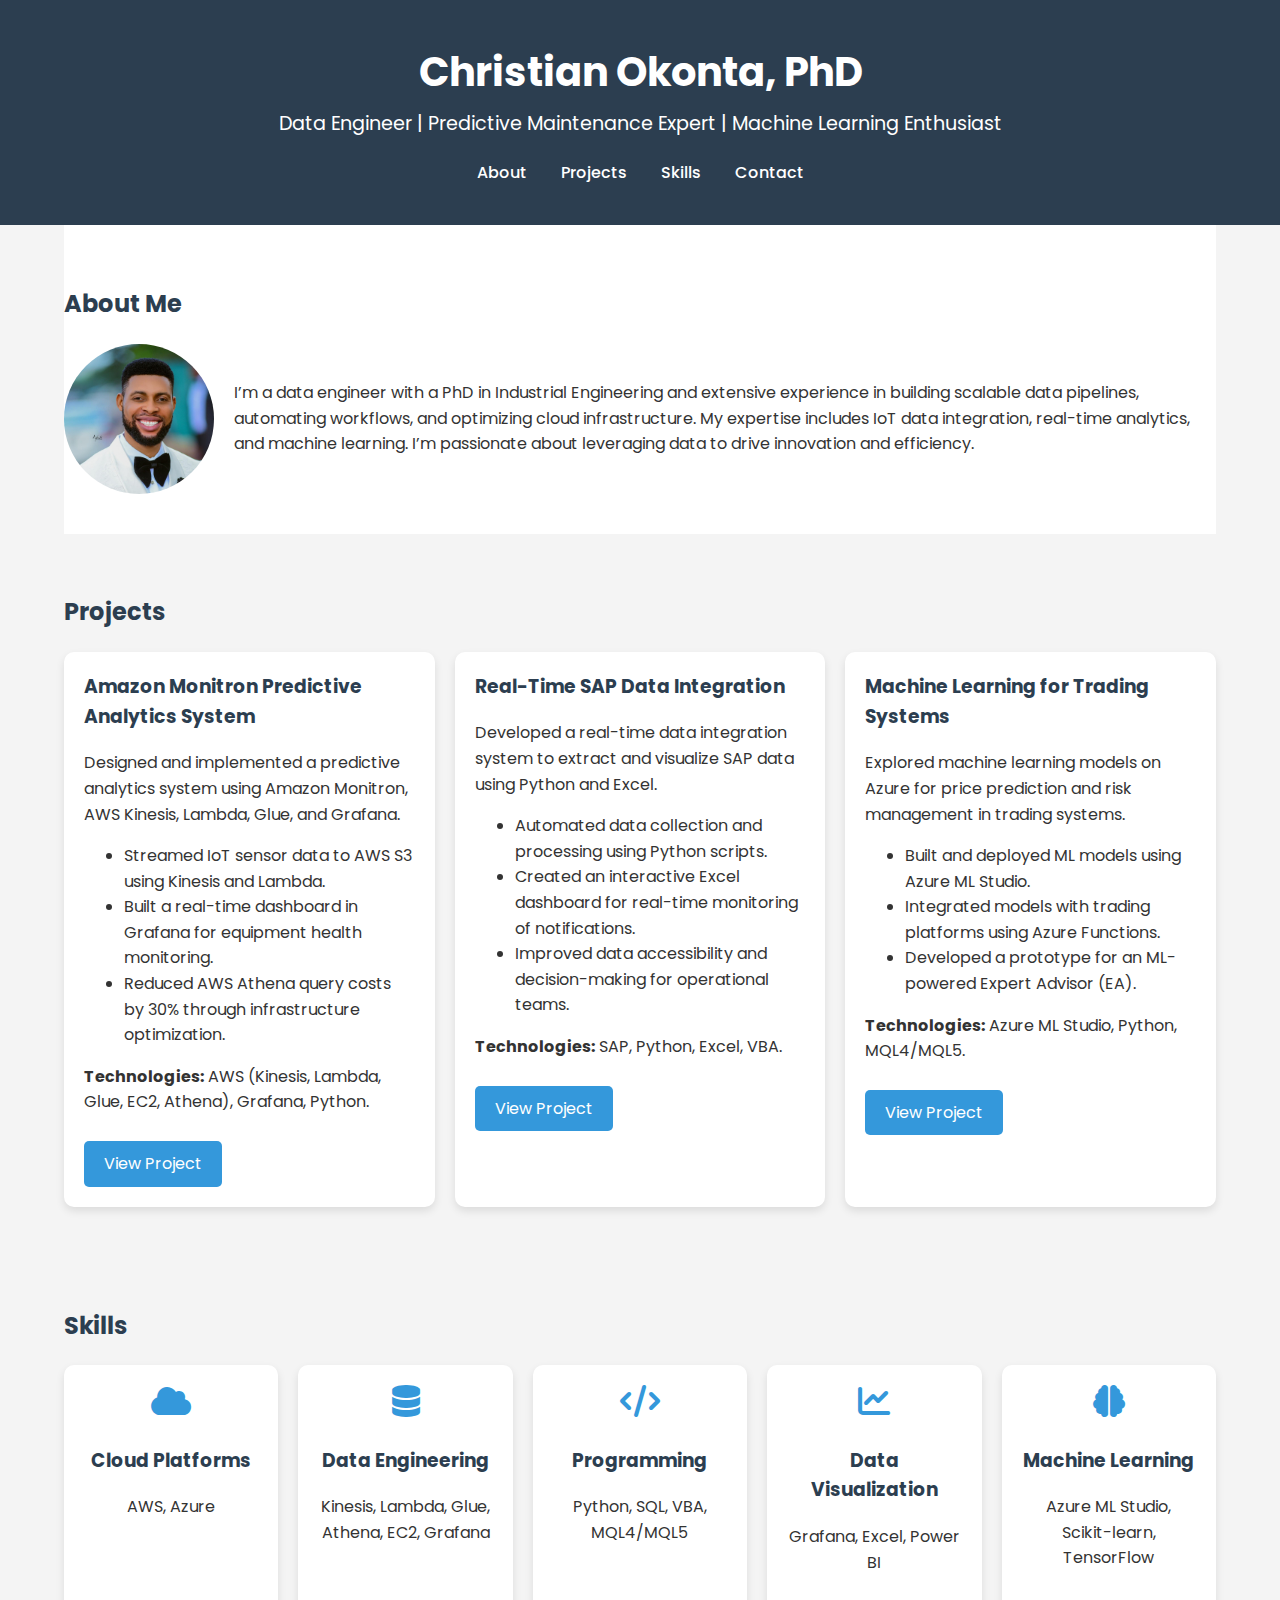
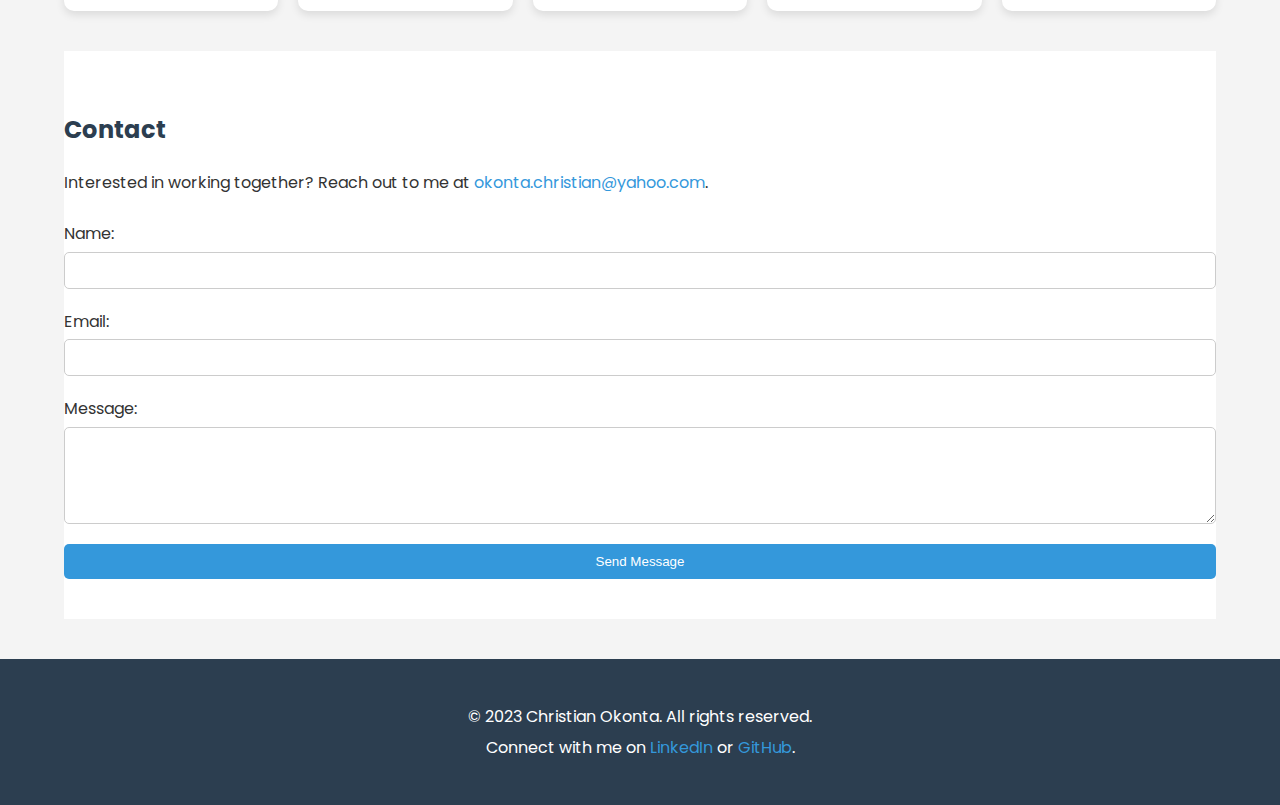
<file: index.html>
<!DOCTYPE html>
<html lang="en">
<head>
  <meta charset="UTF-8">
  <meta name="viewport" content="width=device-width, initial-scale=1.0">
  <title>Christian Okonta - Data Engineer & Data Scientist Portfolio</title>
  <link rel="stylesheet" href="style.css">
  <link href="https://fonts.googleapis.com/css2?family=Poppins:wght@400;500;700&display=swap" rel="stylesheet">
  <link rel="stylesheet" href="https://cdnjs.cloudflare.com/ajax/libs/font-awesome/6.0.0/css/all.min.css">
    <link rel="icon" href="https://raw.githubusercontent.com/chrisdgenius/data-engineering-portfolio/main/assets/profile.jpg" type="image/png">

</head>
<body>
  <header>
    <div class="container">
      <h1>Christian Okonta, PhD</h1>
      <p>Data Engineer | Predictive Maintenance Expert | Machine Learning Enthusiast</p>
      <nav>
        <ul>
          <li><a href="#about">About</a></li>
          <li><a href="#projects">Projects</a></li>
          <li><a href="#skills">Skills</a></li>
          <li><a href="#contact">Contact</a></li>
        </ul>
      </nav>
    </div>
  </header>

  <section id="about" class="container">
    <h2>About Me</h2>
    <div class="about-content">
      <img src="assets/profile.jpg" alt="Christian Okonta" class="profile-img">
      <p>
        I’m a data engineer with a PhD in Industrial Engineering and extensive experience in building scalable data pipelines, automating workflows, and optimizing cloud infrastructure. My expertise includes IoT data integration, real-time analytics, and machine learning. I’m passionate about leveraging data to drive innovation and efficiency.
      </p>
    </div>
  </section>

  <section id="projects" class="container">
    <h2>Projects</h2>
    <div class="project-grid">
      <div class="project-card">
        <h3>Amazon Monitron Predictive Analytics System</h3>
        <p>
          Designed and implemented a predictive analytics system using Amazon Monitron, AWS Kinesis, Lambda, Glue, and Grafana.
        </p>
        <ul>
          <li>Streamed IoT sensor data to AWS S3 using Kinesis and Lambda.</li>
          <li>Built a real-time dashboard in Grafana for equipment health monitoring.</li>
          <li>Reduced AWS Athena query costs by 30% through infrastructure optimization.</li>
        </ul>
        <p><strong>Technologies:</strong> AWS (Kinesis, Lambda, Glue, EC2, Athena), Grafana, Python.</p>
        <a href="https://medium.com/@okonta.christian/a-multi-hat-journey-to-condition-monitoring-and-predictive-maintenance-with-amazon-monitron-1167607bea3c" class="btn">View Project</a>
      </div>

      <div class="project-card">
        <h3>Real-Time SAP Data Integration</h3>
        <p>
          Developed a real-time data integration system to extract and visualize SAP data using Python and Excel.
        </p>
        <ul>
          <li>Automated data collection and processing using Python scripts.</li>
          <li>Created an interactive Excel dashboard for real-time monitoring of notifications.</li>
          <li>Improved data accessibility and decision-making for operational teams.</li>
        </ul>
        <p><strong>Technologies:</strong> SAP, Python, Excel, VBA.</p>
        <a href="projects/sap-notifications.md" class="btn">View Project</a>
      </div>

      <div class="project-card">
        <h3>Machine Learning for Trading Systems</h3>
        <p>
          Explored machine learning models on Azure for price prediction and risk management in trading systems.
        </p>
        <ul>
          <li>Built and deployed ML models using Azure ML Studio.</li>
          <li>Integrated models with trading platforms using Azure Functions.</li>
          <li>Developed a prototype for an ML-powered Expert Advisor (EA).</li>
        </ul>
        <p><strong>Technologies:</strong> Azure ML Studio, Python, MQL4/MQL5.</p>
        <a href="projects/ml-trading.md" class="btn">View Project</a>
      </div>

      
    </div>
  </section>

  <section id="skills" class="container">
    <h2>Skills</h2>
    <div class="skills-grid">
      <div class="skill-card">
        <i class="fas fa-cloud"></i>
        <h3>Cloud Platforms</h3>
        <p>AWS, Azure</p>
      </div>
      <div class="skill-card">
        <i class="fas fa-database"></i>
        <h3>Data Engineering</h3>
        <p>Kinesis, Lambda, Glue, Athena, EC2, Grafana</p>
      </div>
      <div class="skill-card">
        <i class="fas fa-code"></i>
        <h3>Programming</h3>
        <p>Python, SQL, VBA, MQL4/MQL5</p>
      </div>
      <div class="skill-card">
        <i class="fas fa-chart-line"></i>
        <h3>Data Visualization</h3>
        <p>Grafana, Excel, Power BI</p>
      </div>
      <div class="skill-card">
        <i class="fas fa-brain"></i>
        <h3>Machine Learning</h3>
        <p>Azure ML Studio, Scikit-learn, TensorFlow</p>
      </div>
    </div>
  </section>

  

<section id="contact" class="container">
  <h2>Contact</h2>
  <p>Interested in working together? Reach out to me at <a href="mailto:okonta.christian@yahoo.com">okonta.christian@yahoo.com</a>.</p>
  <form action="https://formspree.io/f/xanqjlea" method="POST">
    <label for="name">Name:</label>
    <input type="text" id="name" name="name" required>
    <label for="email">Email:</label>
    <input type="email" id="email" name="email" required>
    <label for="message">Message:</label>
    <textarea id="message" name="message" rows="5" required></textarea>
    <button type="submit" class="btn">Send Message</button>
  </form>
</section>
  

  <footer>
    <div class="container">
      <p>&copy; 2023 Christian Okonta. All rights reserved.</p>
      <p>Connect with me on <a href="https://www.linkedin.com/in/christian-okonta-ph-d-b7664b106">LinkedIn</a> or <a href="https://github.com/chrisdgenius">GitHub</a>.</p>
    </div>
  </footer>

  <script src="script.js"></script>
</body>
</html>
</file>
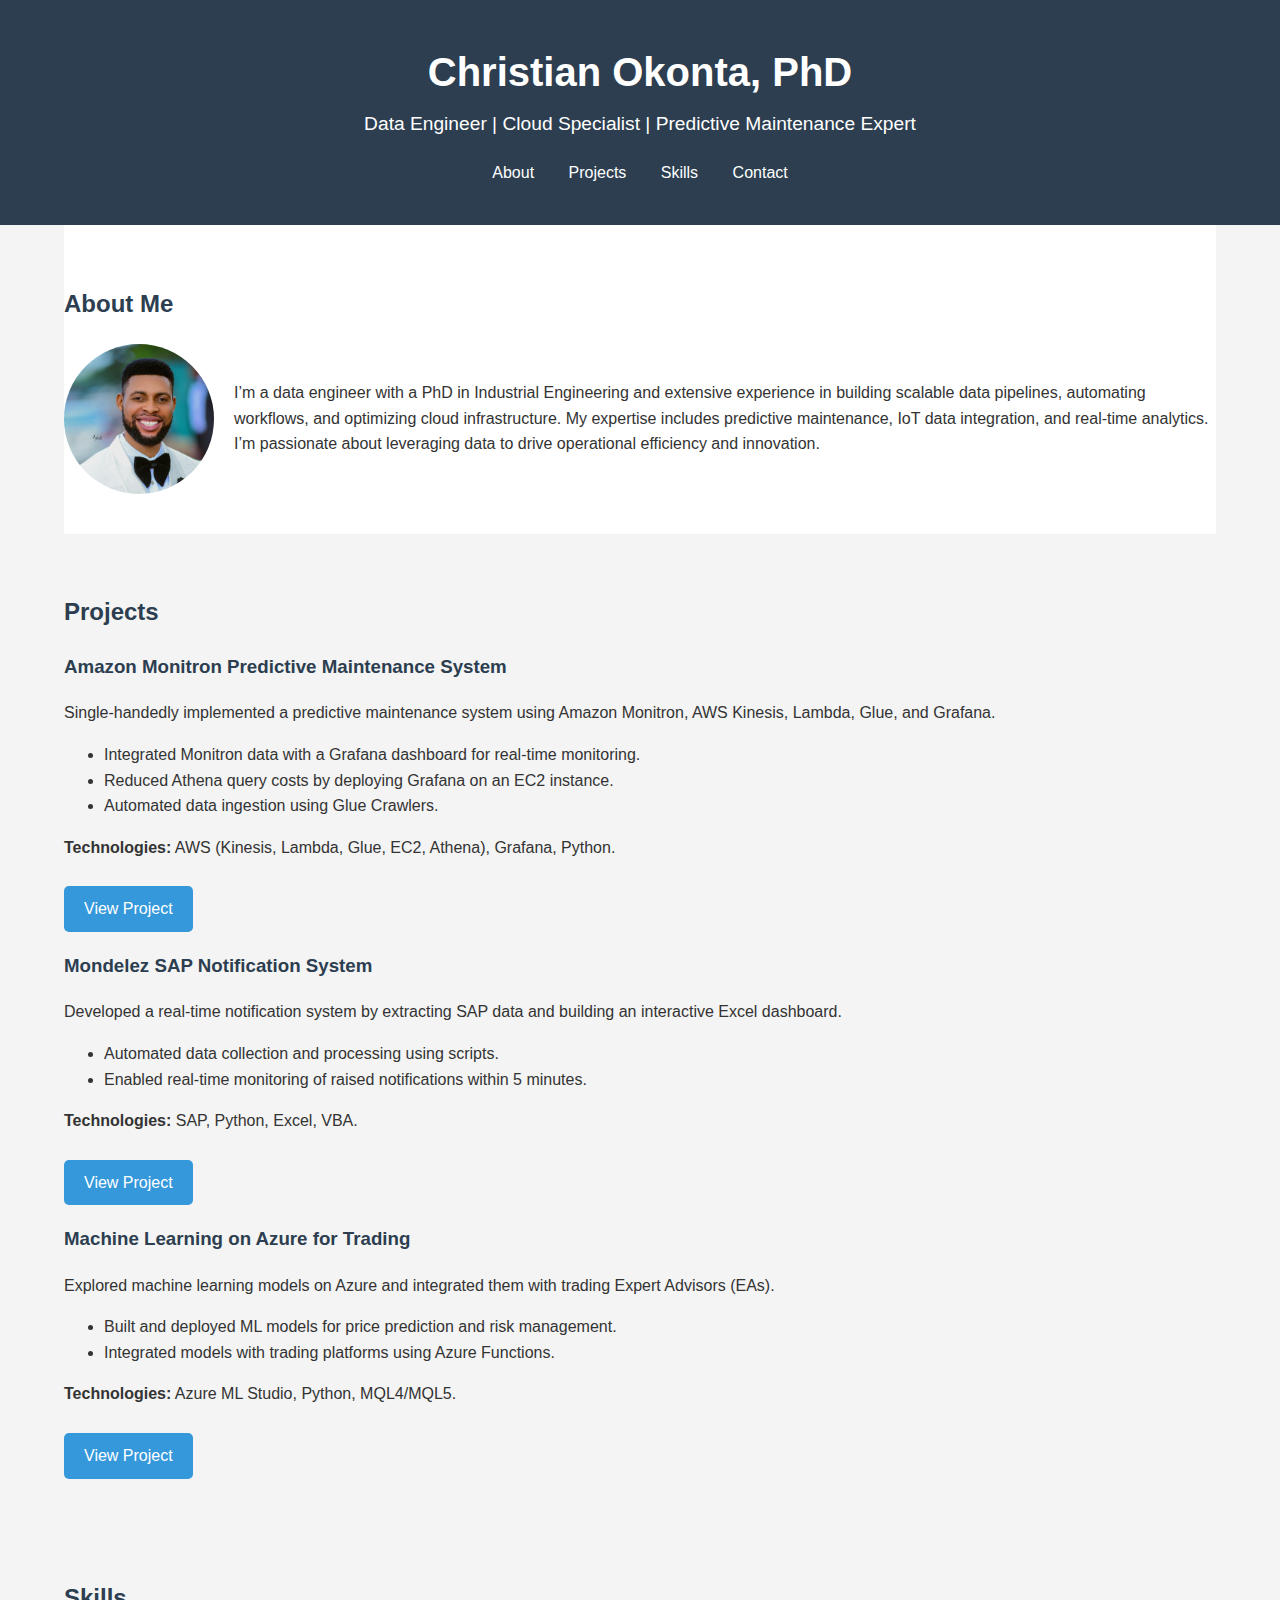
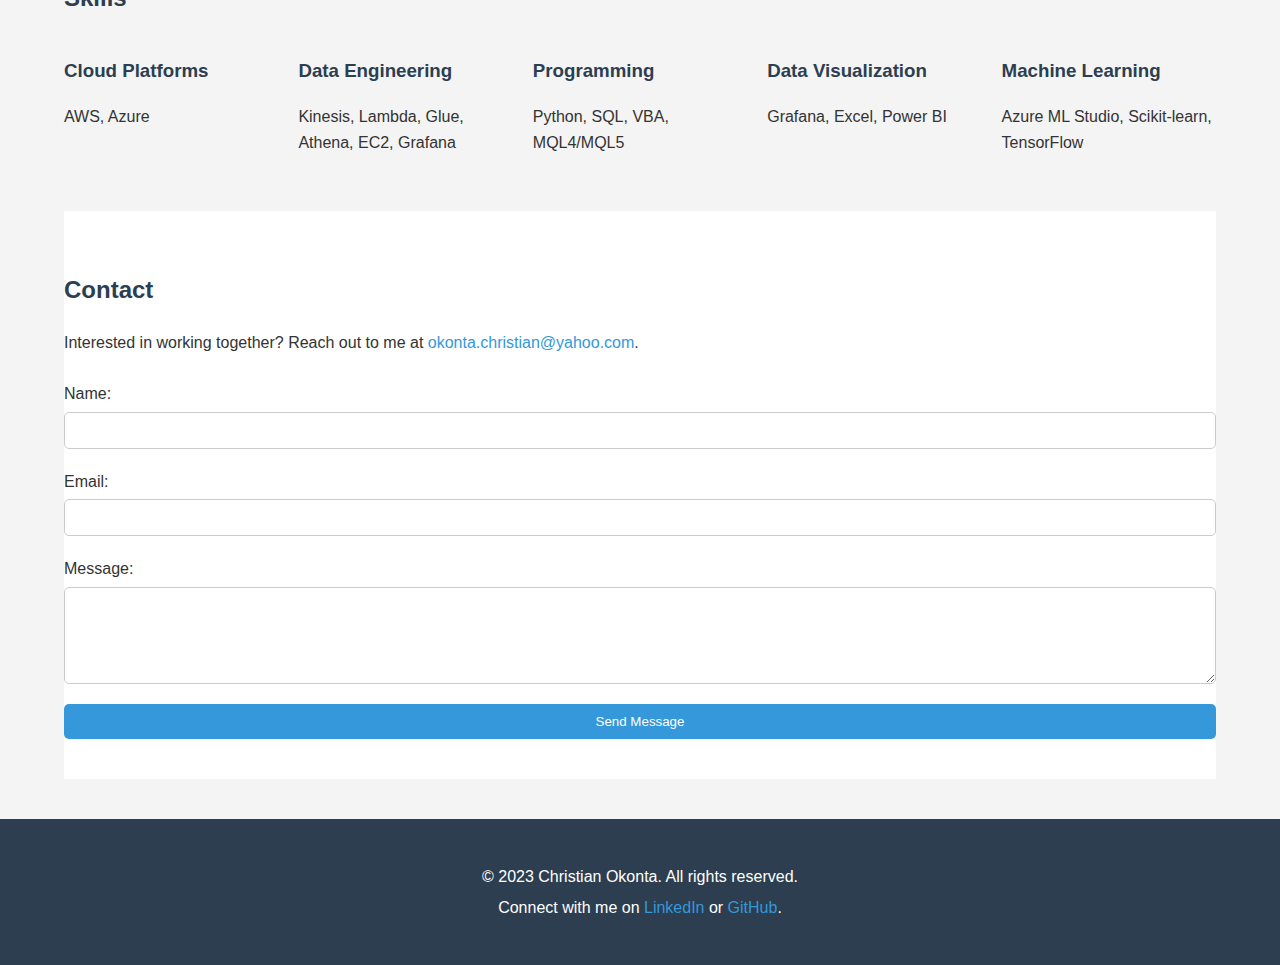
<file: oldindex.html>
<!DOCTYPE html>
<html lang="en">
<head>
  <meta charset="UTF-8">
  <meta name="viewport" content="width=device-width, initial-scale=1.0">
  <title>Christian Okonta - Data Engineer Portfolio</title>
  <link rel="stylesheet" href="style.css">
  <link href="https://fonts.googleapis.com/css2?family=Roboto:wght@400;500;700&display=swap" rel="stylesheet">
</head>
<body>
  <header>
    <div class="container">
      <h1>Christian Okonta, PhD</h1>
      <p>Data Engineer | Cloud Specialist | Predictive Maintenance Expert</p>
      <nav>
        <ul>
          <li><a href="#about">About</a></li>
          <li><a href="#projects">Projects</a></li>
          <li><a href="#skills">Skills</a></li>
          <li><a href="#contact">Contact</a></li>
        </ul>
      </nav>
    </div>
  </header>

  <section id="about" class="container">
    <h2>About Me</h2>
    <div class="about-content">
      <img src="assets/profile.jpg" alt="Christian Okonta" class="profile-img">
      <p>
        I’m a data engineer with a PhD in Industrial Engineering and extensive experience in building scalable data pipelines, automating workflows, and optimizing cloud infrastructure. My expertise includes predictive maintenance, IoT data integration, and real-time analytics. I’m passionate about leveraging data to drive operational efficiency and innovation.
      </p>
    </div>
  </section>

  <section id="projects" class="container">
    <h2>Projects</h2>
    <div class="project">
      <h3>Amazon Monitron Predictive Maintenance System</h3>
      <p>
        Single-handedly implemented a predictive maintenance system using Amazon Monitron, AWS Kinesis, Lambda, Glue, and Grafana.
      </p>
      <ul>
        <li>Integrated Monitron data with a Grafana dashboard for real-time monitoring.</li>
        <li>Reduced Athena query costs by deploying Grafana on an EC2 instance.</li>
        <li>Automated data ingestion using Glue Crawlers.</li>
      </ul>
      <p><strong>Technologies:</strong> AWS (Kinesis, Lambda, Glue, EC2, Athena), Grafana, Python.</p>
      <a href="https://medium.com/@okonta.christian/a-multi-hat-journey-to-condition-monitoring-and-predictive-maintenance-with-amazon-monitron-1167607bea3c" class="btn">View Project</a>
    </div>

    <div class="project">
      <h3>Mondelez SAP Notification System</h3>
      <p>
        Developed a real-time notification system by extracting SAP data and building an interactive Excel dashboard.
      </p>
      <ul>
        <li>Automated data collection and processing using scripts.</li>
        <li>Enabled real-time monitoring of raised notifications within 5 minutes.</li>
      </ul>
      <p><strong>Technologies:</strong> SAP, Python, Excel, VBA.</p>
      <a href="projects/sap-notifications.md" class="btn">View Project</a>
    </div>

    <div class="project">
      <h3>Machine Learning on Azure for Trading</h3>
      <p>
        Explored machine learning models on Azure and integrated them with trading Expert Advisors (EAs).
      </p>
      <ul>
        <li>Built and deployed ML models for price prediction and risk management.</li>
        <li>Integrated models with trading platforms using Azure Functions.</li>
      </ul>
      <p><strong>Technologies:</strong> Azure ML Studio, Python, MQL4/MQL5.</p>
      <a href="projects/ml-trading.md" class="btn">View Project</a>
    </div>
  </section>

  <section id="skills" class="container">
    <h2>Skills</h2>
    <div class="skills-grid">
      <div class="skill">
        <h3>Cloud Platforms</h3>
        <p>AWS, Azure</p>
      </div>
      <div class="skill">
        <h3>Data Engineering</h3>
        <p>Kinesis, Lambda, Glue, Athena, EC2, Grafana</p>
      </div>
      <div class="skill">
        <h3>Programming</h3>
        <p>Python, SQL, VBA, MQL4/MQL5</p>
      </div>
      <div class="skill">
        <h3>Data Visualization</h3>
        <p>Grafana, Excel, Power BI</p>
      </div>
      <div class="skill">
        <h3>Machine Learning</h3>
        <p>Azure ML Studio, Scikit-learn, TensorFlow</p>
      </div>
    </div>
  </section>

  <section id="contact" class="container">
    <h2>Contact</h2>
    <p>Interested in working together? Reach out to me at <a href="mailto:okonta.christian@yahoo.com">okonta.christian@yahoo.com</a>.</p>
    <form action="#" method="post">
      <label for="name">Name:</label>
      <input type="text" id="name" name="name" required>
      <label for="email">Email:</label>
      <input type="email" id="email" name="email" required>
      <label for="message">Message:</label>
      <textarea id="message" name="message" rows="5" required></textarea>
      <button type="submit" class="btn">Send Message</button>
    </form>
  </section>

  <footer>
    <div class="container">
      <p>&copy; 2023 Christian Okonta. All rights reserved.</p>
      <p>Connect with me on <a href="https://www.linkedin.com/in/christian-okonta-ph-d-b7664b106">LinkedIn</a> or <a href="https://github.com/chrisdgenius">GitHub</a>.</p>
    </div>
  </footer>
</body>
</html>
</file>
<file: style.css>
/* General Styles */
body {
  font-family: 'Poppins', sans-serif;
  line-height: 1.6;
  margin: 0;
  padding: 0;
  color: #333;
  background-color: #f4f4f4;
}

.container {
  width: 90%;
  max-width: 1200px;
  margin: 0 auto;
  padding: 20px;
}

h2, h3 {
  color: #2c3e50;
}

a {
  color: #3498db;
  text-decoration: none;
}

a:hover {
  text-decoration: underline;
}

/* Header */
header {
  background: #2c3e50;
  color: #fff;
  padding: 20px 0;
  text-align: center;
}

header h1 {
  margin: 0;
  font-size: 2.5rem;
}

header p {
  margin: 5px 0 0;
  font-size: 1.2rem;
}

header nav ul {
  list-style: none;
  padding: 0;
  margin: 20px 0 0;
}

header nav ul li {
  display: inline;
  margin: 0 15px;
}

header nav ul li a {
  color: #fff;
  font-weight: 500;
}

/* About Section */
#about {
  background: #fff;
  padding: 40px 0;
}

.about-content {
  display: flex;
  align-items: center;
}

.profile-img {
  border-radius: 50%;
  width: 150px;
  height: 150px;
  margin-right: 20px;
}

/* Projects Section */
#projects {
  padding: 40px 0;
}

.project-grid {
  display: grid;
  grid-template-columns: repeat(auto-fit, minmax(300px, 1fr));
  gap: 20px;
}

.project-card {
  background: #fff;
  padding: 20px;
  border-radius: 10px;
  box-shadow: 0 4px 8px rgba(0, 0, 0, 0.1);
  transition: transform 0.3s ease;
}

.project-card:hover {
  transform: translateY(-10px);
}

.project-card h3 {
  margin-top: 0;
}

.btn {
  display: inline-block;
  background: #3498db;
  color: #fff;
  padding: 10px 20px;
  border-radius: 5px;
  margin-top: 10px;
  transition: background 0.3s ease;
}

.btn:hover {
  background: #2980b9;
}

/* Skills Section */
#skills {
  padding: 40px 0;
}

.skills-grid {
  display: grid;
  grid-template-columns: repeat(auto-fit, minmax(200px, 1fr));
  gap: 20px;
}

.skill-card {
  background: #fff;
  padding: 20px;
  border-radius: 10px;
  box-shadow: 0 4px 8px rgba(0, 0, 0, 0.1);
  text-align: center;
  transition: transform 0.3s ease;
}

.skill-card:hover {
  transform: translateY(-10px);
}

.skill-card i {
  font-size: 2rem;
  color: #3498db;
  margin-bottom: 10px;
}

/* Contact Section */
#contact {
  background: #fff;
  padding: 40px 0;
}

form {
  display: flex;
  flex-direction: column;
}

form label {
  margin: 10px 0 5px;
}

form input, form textarea {
  padding: 10px;
  border: 1px solid #ccc;
  border-radius: 5px;
  margin-bottom: 10px;
}

form button {
  background: #3498db;
  color: #fff;
  border: none;
  padding: 10px 20px;
  border-radius: 5px;
  cursor: pointer;
  transition: background 0.3s ease;
}

form button:hover {
  background: #2980b9;
}

/* Footer */
footer {
  background: #2c3e50;
  color: #fff;
  text-align: center;
  padding: 20px 0;
  margin-top: 40px;
}

footer p {
  margin: 5px 0;
}
</file>
